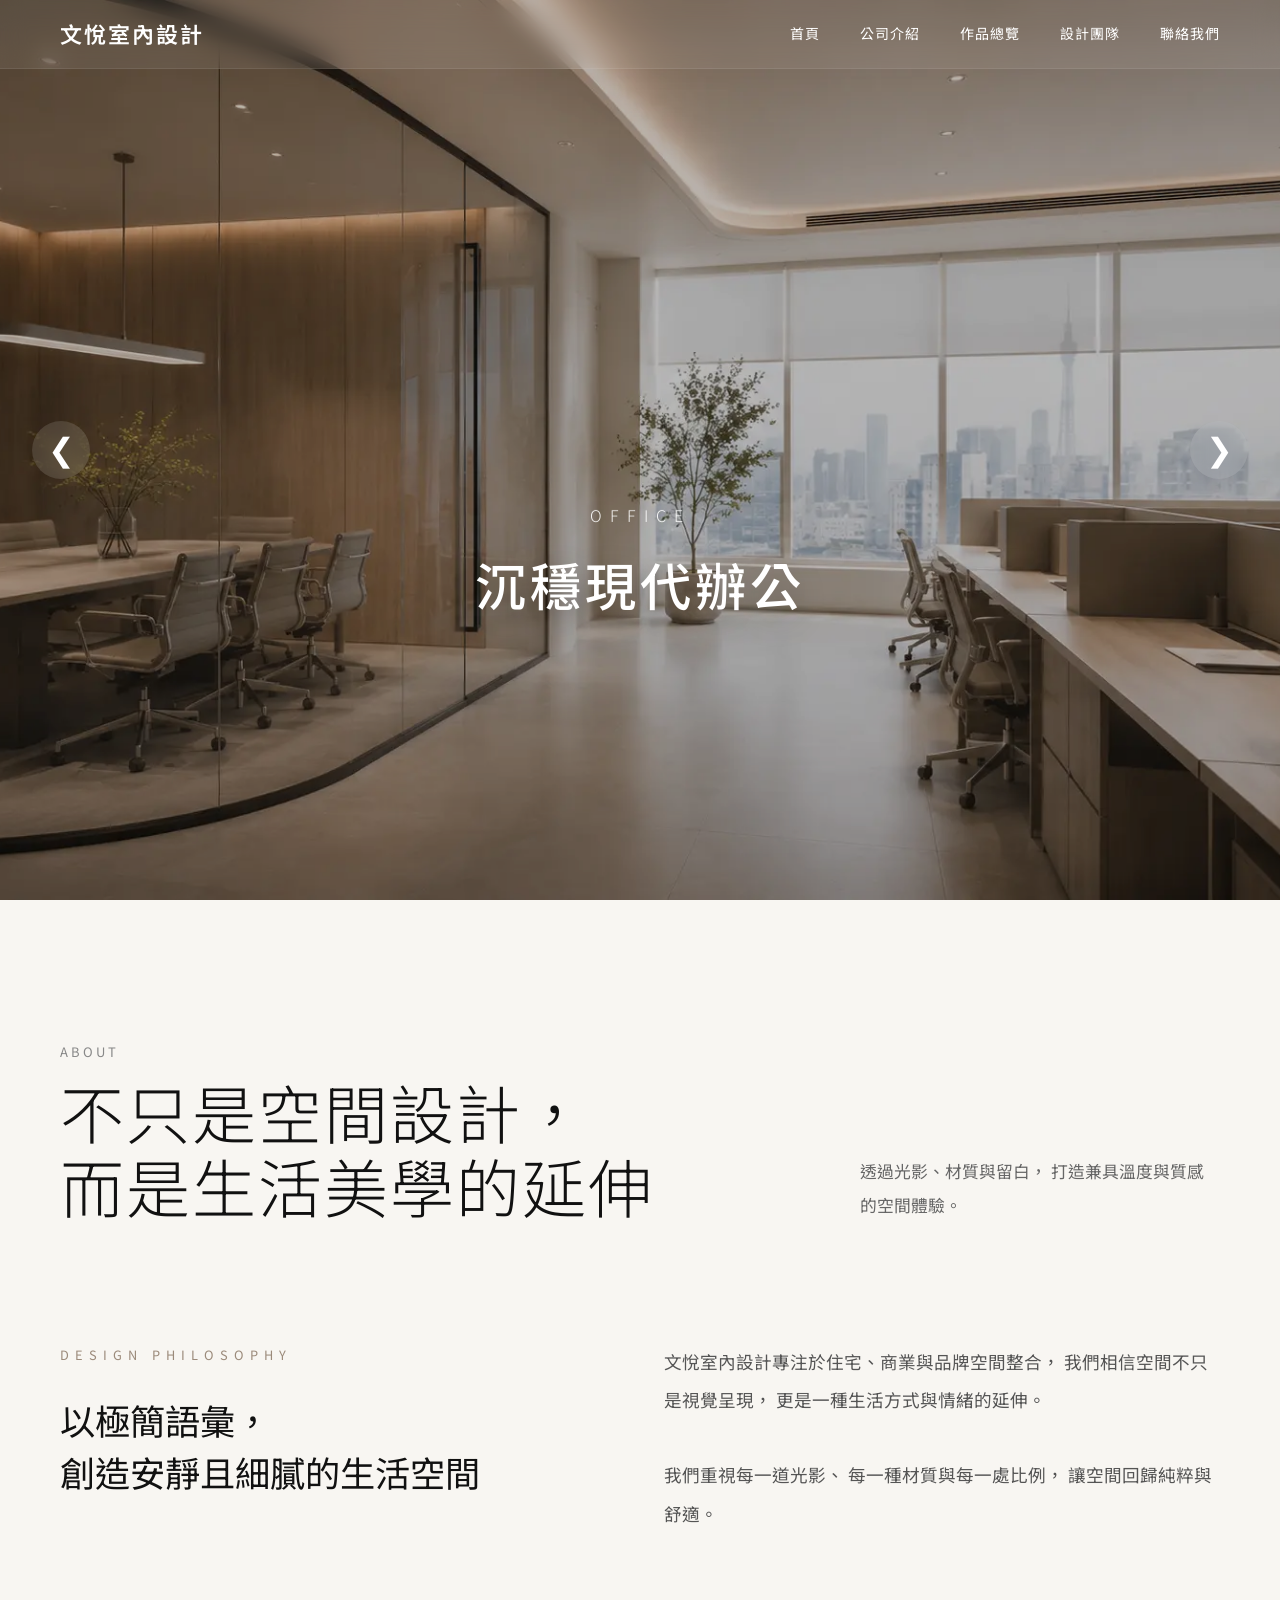
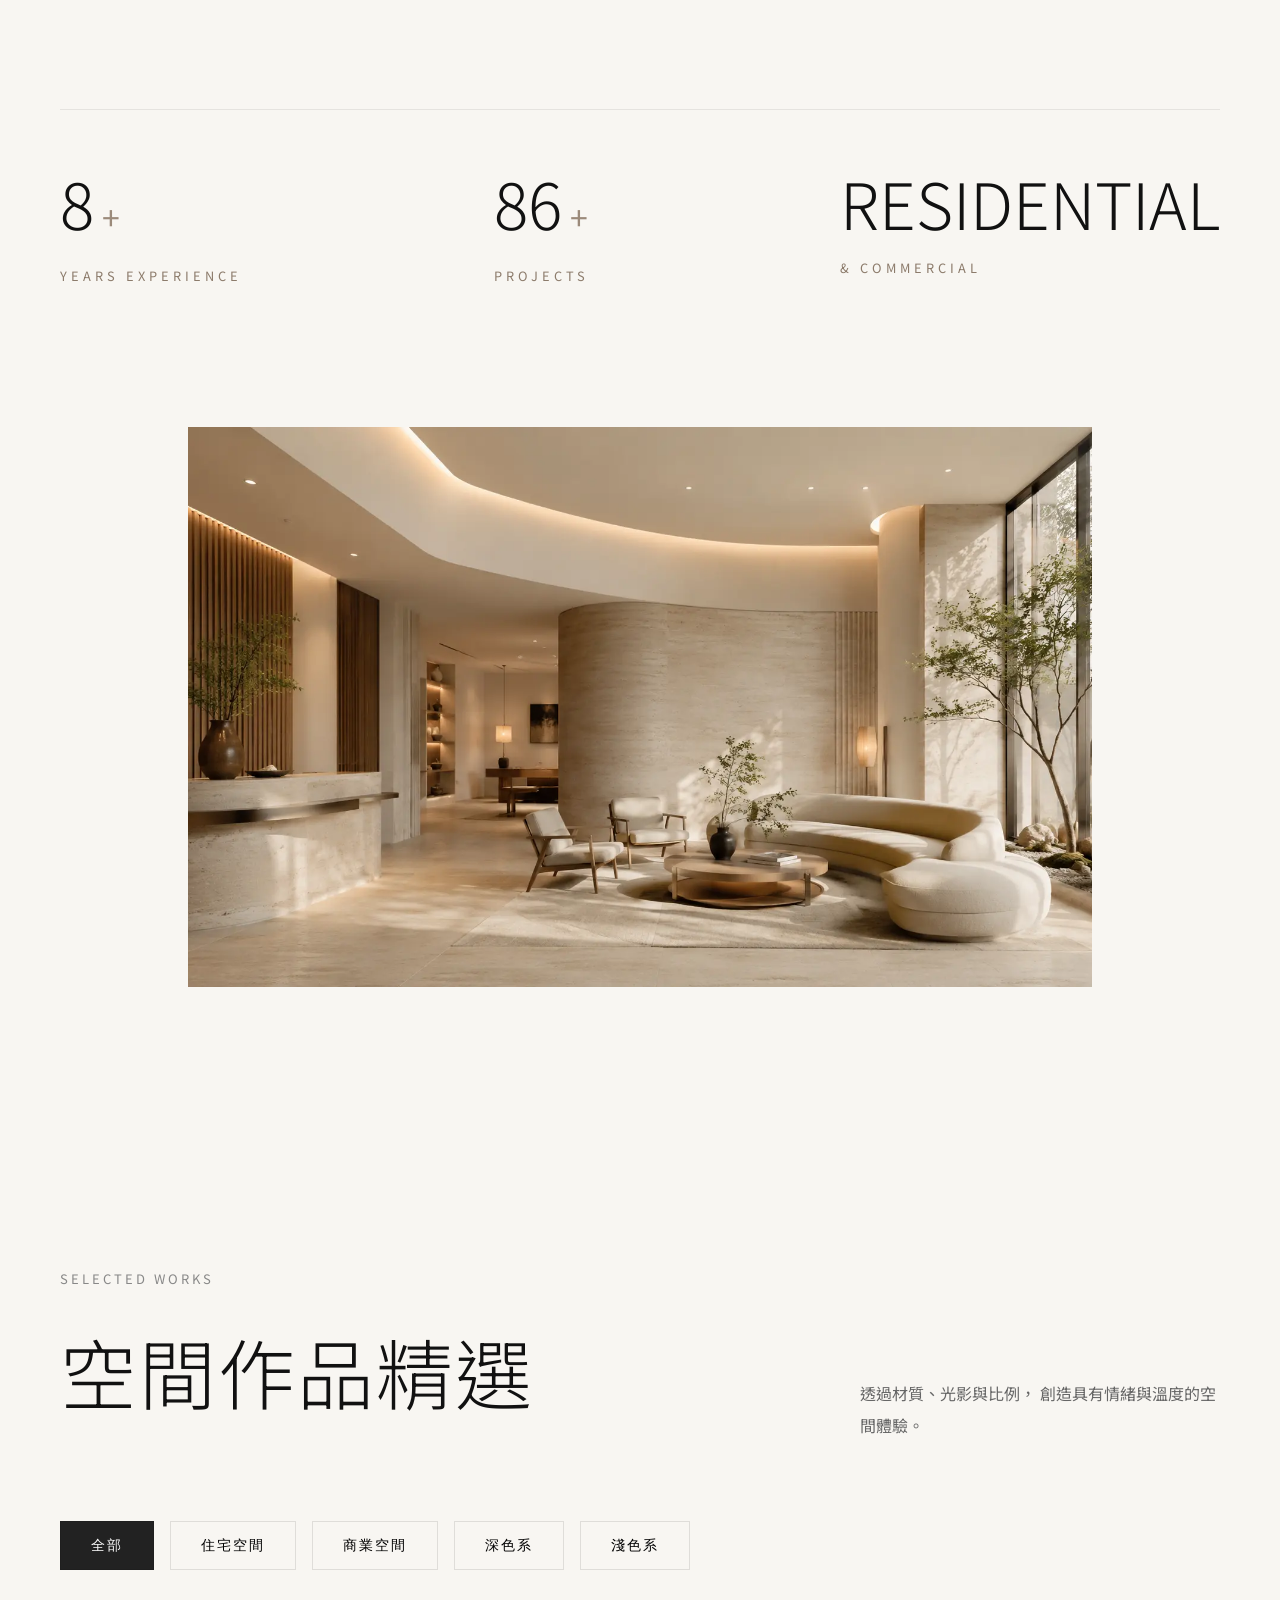
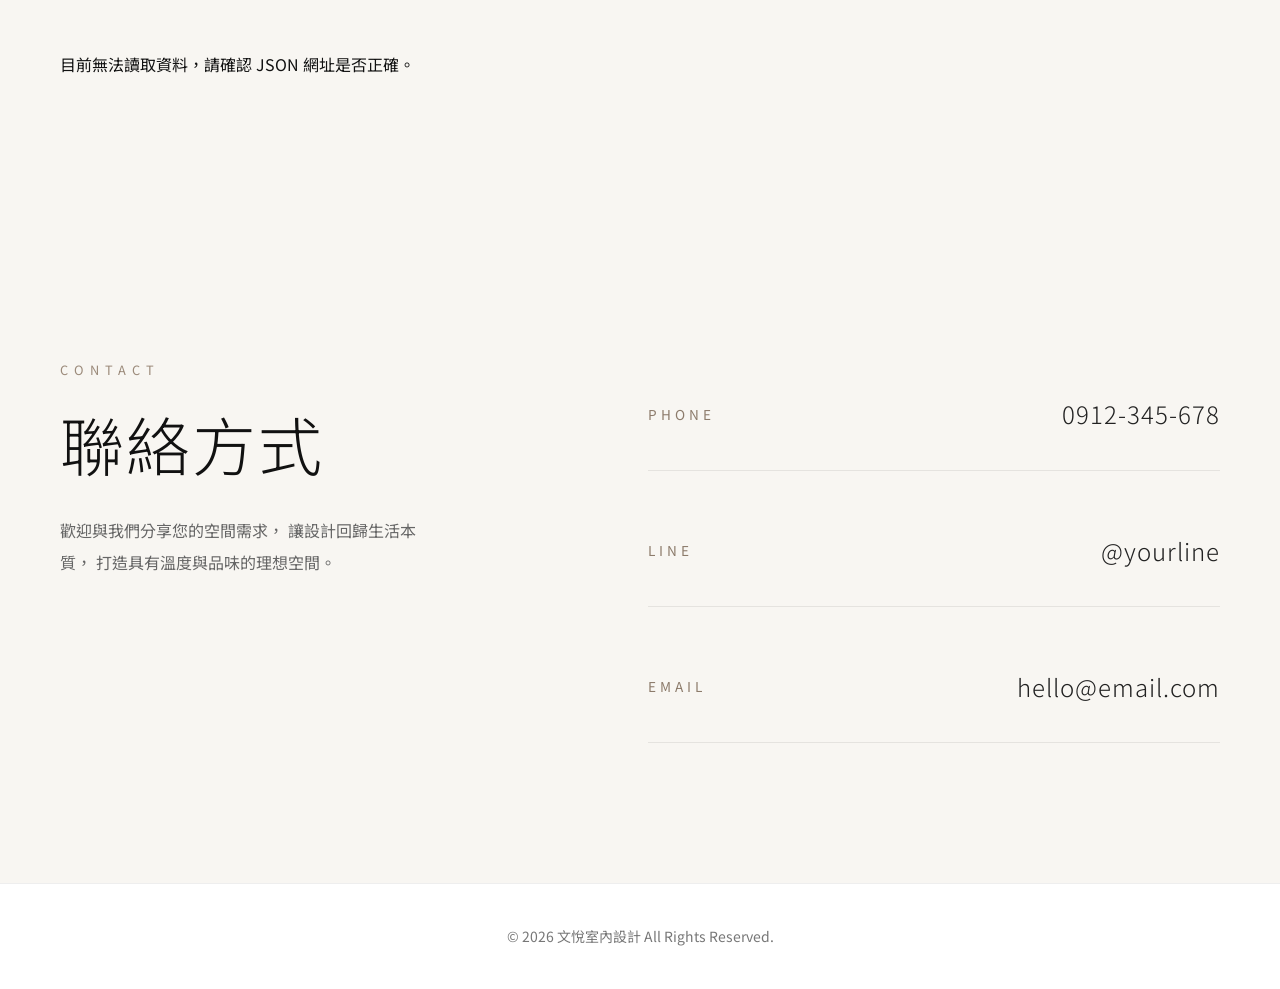
<file: index.html>
<!doctype html>
<html lang="zh-Hant">
  <head>
    <meta charset="UTF-8" />
    <meta name="viewport" content="width=device-width, initial-scale=1.0" />

    <title>文悅室內設計</title>

    <!-- Google Font -->
    <link
      href="https://fonts.googleapis.com/css2?family=Noto+Sans+TC:wght@300;400;500;700&display=swap"
      rel="stylesheet"
    />

    <link rel="stylesheet" href="./styles.css" />
  </head>

  <body data-page="home">
    <!-- =========================
       HEADER
  ========================= -->

    <header class="site-header">
      <div class="header-inner">
        <div class="brand">文悅室內設計</div>

        <!-- Desktop Nav -->

        <nav class="nav">
          <a href="#about">首頁</a>
          <a href="#about">公司介紹</a>
          <a href="#portfolio">作品總覽</a>
          <a href="#portfolio">設計團隊</a>
          <a href="#contact">聯絡我們</a>
        </nav>

        <!-- Hamburger -->

        <button class="menu-toggle">☰</button>
      </div>

      <!-- Mobile Menu -->

      <div class="mobile-menu">
        <a href="#about">首頁</a>
        <a href="#about">公司介紹</a>
        <a href="#about">作品總覽</a>
        <a href="#portfolio">設計團隊</a>
        <a href="#contact">聯絡我們</a>
      </div>
    </header>

    <!-- =========================
       HERO
  ========================= -->

    <!-- Hero Slider -->
    <section class="hero">
      <div class="hero-slider">
        <!-- Slide 1 -->
        <div class="hero-slide active">
          <picture>
            <source
              media="(max-width:768px)"
              srcset="./assets/hero_living_mobile.webp"
            />
            <img src="./assets/hero_living_desktop.webp" alt="Living" />
          </picture>

          <div class="hero-overlay"></div>

          <div class="hero-content">
            <p class="hero-type">LIVING</p>
            <h1>靜謐生活空間</h1>
          </div>
        </div>

        <!-- Slide 2 -->
        <div class="hero-slide">
          <picture>
            <source
              media="(max-width:768px)"
              srcset="./assets/hero_office_mobile.webp"
            />
            <img src="./assets/hero_office_desktop.webp" alt="Office" />
          </picture>

          <div class="hero-overlay"></div>

          <div class="hero-content">
            <p class="hero-type">OFFICE</p>
            <h1>沉穩現代辦公</h1>
          </div>
        </div>

        <!-- Slide 3 -->
        <div class="hero-slide">
          <picture>
            <source
              media="(max-width:768px)"
              srcset="./assets/hero_office2_mobile.webp"
            />
            <img src="./assets/hero_office2_desktop.webp" alt="Office" />
          </picture>

          <div class="hero-overlay"></div>

          <div class="hero-content">
            <p class="hero-type">OFFICE</p>
            <h1>幾何光影辦公室</h1>
          </div>
        </div>

        <!-- Slide 4 -->
        <div class="hero-slide">
          <picture>
            <source
              media="(max-width:768px)"
              srcset="./assets/hero_office3_mobile.webp"
            />
            <img src="./assets/hero_office3_desktop.webp" alt="Office" />
          </picture>

          <div class="hero-overlay"></div>

          <div class="hero-content">
            <p class="hero-type">OFFICE</p>
            <h1>海洋藍石材空間</h1>
          </div>
        </div>

        <!-- Slide 5 -->
        <div class="hero-slide">
          <picture>
            <source
              media="(max-width:768px)"
              srcset="./assets/hero_hotel_mobile.webp"
            />
            <img src="./assets/hero_hotel_desktop.webp" alt="Hotel" />
          </picture>

          <div class="hero-overlay"></div>

          <div class="hero-content">
            <p class="hero-type">HOTEL</p>
            <h1>明亮精品旅宿</h1>
          </div>
        </div>

        <!-- Slide 6 -->
        <div class="hero-slide">
          <picture>
            <source
              media="(max-width:768px)"
              srcset="./assets/hero_clinic_mobile.webp"
            />
            <img src="./assets/hero_clinic_desktop.webp" alt="Clinic" />
          </picture>

          <div class="hero-overlay"></div>

          <div class="hero-content">
            <p class="hero-type">CLINIC</p>
            <h1>極簡診療美學</h1>
          </div>
        </div>

        <!-- Slide 7 -->
        <div class="hero-slide">
          <picture>
            <source
              media="(max-width:768px)"
              srcset="./assets/hero_restaurant_mobile.webp"
            />
            <img src="./assets/hero_resturant_desktop.webp" alt="Restaurant" />
          </picture>

          <div class="hero-overlay"></div>

          <div class="hero-content">
            <p class="hero-type">RESTAURANT</p>
            <h1>韓式暖橘餐飲空間</h1>
          </div>
        </div>
      </div>

      <!-- Arrows -->
      <button class="hero-arrow hero-prev">&#10094;</button>
      <button class="hero-arrow hero-next">&#10095;</button>
    </section>
    <section class="section about-section" id="about">
      <div class="section-inner">
        <!-- top -->

        <div class="about-top">
          <div class="about-heading">
            <p class="section-label">ABOUT</p>

            <h2 class="about-main-title">
              不只是空間設計，<br />
              而是生活美學的延伸
            </h2>
          </div>

          <div class="about-intro">
            <p>透過光影、材質與留白， 打造兼具溫度與質感的空間體驗。</p>
          </div>
        </div>

        <!-- content -->

        <div class="about-grid">
          <div class="about-left">
            <p class="about-subtitle">DESIGN PHILOSOPHY</p>

            <h3>
              以極簡語彙，<br />
              創造安靜且細膩的生活空間
            </h3>
          </div>

          <div class="about-right">
            <p>
              文悅室內設計專注於住宅、商業與品牌空間整合，
              我們相信空間不只是視覺呈現， 更是一種生活方式與情緒的延伸。
            </p>

            <p>
              我們重視每一道光影、 每一種材質與每一處比例，
              讓空間回歸純粹與舒適。
            </p>
          </div>
        </div>

        <!-- stats -->

        <div class="about-stats">
          <div class="about-stat">
            <h4 class="counter" data-target="10">0</h4>
            <span>+</span>
            <p>YEARS EXPERIENCE</p>
          </div>

          <div class="about-stat">
            <h4 class="counter" data-target="120">0</h4>
            <span>+</span>
            <p>PROJECTS</p>
          </div>

          <div class="about-stat">
            <h4>RESIDENTIAL</h4>
            <p>& COMMERCIAL</p>
          </div>
        </div>

        <!-- image -->

        <div class="about-image-wrap">
          <div class="about-image">
            <picture>
              <source
                media="(max-width:768px)"
                srcset="./assets/about-image-mobile.webp"
              />

              <img src="./assets/about-image-desktop.webp" alt="" />
            </picture>
          </div>
        </div>
      </div>
    </section>

    <!-- =========================
       PORTFOLIO
  ========================= -->
    <section class="section portfolio-section" id="portfolio">
      <div class="section-inner">
        <!-- heading -->

        <div class="portfolio-top">
          <div>
            <p class="section-label">SELECTED WORKS</p>

            <h2 class="portfolio-title">空間作品精選</h2>
          </div>

          <p class="portfolio-desc">
            透過材質、光影與比例， 創造具有情緒與溫度的空間體驗。
          </p>
        </div>

        <!-- filter -->
        <div class="portfolio-filter">
          <button class="active" data-filter="all">全部</button>

          <button data-filter="住宅空間">住宅空間</button>

          <button data-filter="商業空間">商業空間</button>

          <button data-filter="深色系">深色系</button>

          <button data-filter="淺色系">淺色系</button>
        </div>

        <!-- dynamic grid -->

        <div class="portfolio-grid" id="portfolioGrid"></div>

        <!-- empty -->

        <div class="empty-state" id="emptyState" hidden>目前尚無作品資料</div>
      </div>
    </section>
    <!-- =========================
       CONTACT
  ========================= -->
    <section class="section contact-section" id="contact">
      <div class="section-inner contact-layout">
        <!-- 左側 -->

        <div class="contact-heading">
          <p class="contact-label">CONTACT</p>

          <h2 class="contact-title">聯絡方式</h2>

          <p class="contact-desc">
            歡迎與我們分享您的空間需求， 讓設計回歸生活本質，
            打造具有溫度與品味的理想空間。
          </p>
        </div>

        <!-- 右側 -->

        <div class="contact-info">
          <div class="contact-item">
            <div class="contact-name">PHONE</div>

            <div class="contact-value">
              <a href="tel:0912345678"> 0912-345-678 </a>
            </div>
          </div>

          <div class="contact-item">
            <div class="contact-name">LINE</div>

            <div class="contact-value">
              <a href="#"> @yourline </a>
            </div>
          </div>

          <div class="contact-item">
            <div class="contact-name">EMAIL</div>

            <div class="contact-value">
              <a href="mailto:hello@email.com"> hello@email.com </a>
            </div>
          </div>
        </div>
      </div>
    </section>

    <!-- =========================
       FOOTER
  ========================= -->

    <footer class="site-footer">
      <p>© 2026 文悅室內設計 All Rights Reserved.</p>
    </footer>

    <!-- =========================
       SCRIPT
  ========================= -->

    <script>
      /* =========================
       MOBILE MENU
    ========================= */

      const menuToggle = document.querySelector(".menu-toggle");
      const mobileMenu = document.querySelector(".mobile-menu");

      menuToggle.addEventListener("click", () => {
        mobileMenu.classList.toggle("active");
      });

      /* 點選 menu 自動關閉 */

      const mobileLinks = document.querySelectorAll(".mobile-menu a");

      mobileLinks.forEach((link) => {
        link.addEventListener("click", () => {
          mobileMenu.classList.remove("active");
        });
      });

      /* =========================
       HERO SLIDER
    ========================= */

      const slides = document.querySelectorAll(".hero-slide");

      const nextBtn = document.querySelector(".hero-next");
      const prevBtn = document.querySelector(".hero-prev");

      let currentSlide = 0;

      function showSlide(index) {
        slides.forEach((slide) => {
          slide.classList.remove("active");
        });

        slides[index].classList.add("active");
      }

      function nextSlide() {
        currentSlide++;

        if (currentSlide >= slides.length) {
          currentSlide = 0;
        }

        showSlide(currentSlide);
      }

      function prevSlide() {
        currentSlide--;

        if (currentSlide < 0) {
          currentSlide = slides.length - 1;
        }

        showSlide(currentSlide);
      }

      nextBtn.addEventListener("click", nextSlide);
      prevBtn.addEventListener("click", prevSlide);

      /* Auto Play */

      setInterval(() => {
        nextSlide();
      }, 5000);

      /* =========================
   ABOUT COUNTER
========================= */

      const counters = document.querySelectorAll(".counter");

      const counterObserver = new IntersectionObserver(
        (entries) => {
          entries.forEach((entry) => {
            const counter = entry.target;

            const target = +counter.dataset.target;

            if (entry.isIntersecting) {
              let current = 0;

              const increment = target / 60;

              const updateCounter = () => {
                current += increment;

                if (current < target) {
                  counter.innerText = Math.ceil(current);

                  requestAnimationFrame(updateCounter);
                } else {
                  counter.innerText = target;
                }
              };

              updateCounter();
            } else {
              /* 離開畫面重置 */

              counter.innerText = 0;
            }
          });
        },
        {
          threshold: 0.5,
        },
      );

      counters.forEach((counter) => {
        counterObserver.observe(counter);
      });

      /* =========================
   HEADER SCROLL
========================= */

      const header = document.querySelector(".site-header");

      window.addEventListener("scroll", () => {
        if (window.scrollY > 80) {
          header.classList.add("scrolled");
        } else {
          header.classList.remove("scrolled");
        }
      });
    </script>
    <script src="./app.js"></script>
  </body>
</html>
</file>
<file: styles.css>
/* Reset */

* {
  margin: 0;
  padding: 0;
  box-sizing: border-box;
}

html {
  scroll-behavior: smooth;
}

html,
body {
  width: 100%;
  overflow-x: hidden;
}

body {
  font-family: "Noto Sans TC", sans-serif;
  background: #ffffff;
  color: #111111;
  line-height: 1.8;
}

/* =========================
   HEADER
========================= */

.site-header {
  position: fixed;
  top: 0;
  left: 0;

  width: 100%;

  z-index: 999;

  background: rgba(255, 255, 255, 0.08);

  backdrop-filter: blur(12px);

  border-bottom: 1px solid rgba(255, 255, 255, 0.08);

  transition:
    background 0.4s ease,
    box-shadow 0.4s ease,
    border-color 0.4s ease;
}

/* ===== 滾動後 Header ===== */

.site-header.scrolled {
  background: rgba(255, 255, 255, 0.55);

  backdrop-filter: blur(18px);

  border-bottom: 1px solid rgba(0, 0, 0, 0.06);

  box-shadow: 0 4px 20px rgba(0, 0, 0, 0.06);
}

.header-inner {
  max-width: 1400px;

  margin: 0 auto;

  display: flex;
  justify-content: space-between;
  align-items: center;

  padding: 14px 60px;
}

.brand {
  font-size: 22px;
  font-weight: 600;
  letter-spacing: 2px;

  color: #ffffff;

  transition: color 0.35s ease;
}
.nav {
  display: flex;
  gap: 40px;
}

.nav a {
  text-decoration: none;

  color: #ffffff;

  font-size: 14px;
  letter-spacing: 1px;

  transition:
    color 0.35s ease,
    opacity 0.3s ease;
}
.nav a:hover {
  opacity: 0.6;
}

/* ===== Header 滾動後文字 ===== */

.site-header.scrolled .brand,
.site-header.scrolled .nav a {
  color: #2b2b2b;
}

/* 漢堡按鈕 */

.site-header.scrolled .menu-toggle {
  color: #2b2b2b;
}
/* =========================
   HERO SLIDER
========================= */

.hero {
  position: relative;

  width: 100%;
  height: 100vh;

  overflow: hidden;
}

.hero-slider {
  position: relative;

  width: 100%;
  height: 100%;
}

.hero-slide {
  position: absolute;
  inset: 0;

  opacity: 0;

  transition: opacity 1.2s ease;

  z-index: 1;
}

.hero-slide.active {
  opacity: 1;
  z-index: 2;
}

.hero-slide img {
  width: 100%;
  height: 100%;

  object-fit: cover;

  display: block;
}

/* Overlay */

.hero-overlay {
  position: absolute;
  inset: 0;

  background: rgba(0, 0, 0, 0.28);

  z-index: 3;
}

/* =========================
   HERO CONTENT
========================= */

.hero-content {
  position: absolute;

  top: 62%;
  left: 50%;

  transform: translate(-50%, -50%);

  z-index: 5;

  width: 90%;

  text-align: center;
  color: #fff;
}

/* 整組文字往上浮現 */

.hero-slide.active .hero-content {
  animation: heroTextUp 1.6s cubic-bezier(0.22, 1, 0.36, 1);
}

/* 上方小字 */

.hero-type {
  font-size: 1rem;

  letter-spacing: 8px;

  margin-bottom: 24px;

  font-weight: 300;

  text-transform: uppercase;

  opacity: 0;

  transform: translateY(40px);

  color: rgba(255, 255, 255, 0.92);

  animation: heroSmallText 2s ease forwards;

  animation-delay: 0.15s;
}

/* 主標 */

.hero-content h1 {
  font-size: clamp(2rem, 4vw, 4.8rem);

  font-weight: 500;

  letter-spacing: 4px;

  line-height: 1.2;

  text-shadow: 0 10px 30px rgba(0, 0, 0, 0.25);

  opacity: 0;

  transform: translateY(60px);
}

/* 每次輪播重新觸發 */

.hero-slide.active .hero-type {
  animation: heroSmallText 2s ease forwards;
}

.hero-slide.active h1 {
  animation: heroMainText 2s cubic-bezier(0.22, 1, 0.36, 1) forwards;

  animation-delay: 0.3s;
}

/* =========================
   HERO ARROW
========================= */

.hero-arrow {
  position: absolute;

  top: 50%;
  transform: translateY(-50%);

  z-index: 10;

  width: 58px;
  height: 58px;

  border: none;
  border-radius: 50%;

  background: rgba(255, 255, 255, 0.12);

  backdrop-filter: blur(8px);

  color: #fff;
  font-size: 2rem;

  cursor: pointer;

  transition: 0.3s;
}

.hero-arrow:hover {
  background: rgba(255, 255, 255, 0.22);
}

.hero-prev {
  left: 32px;
}

.hero-next {
  right: 32px;
}

/* =========================
   HERO ANIMATION
========================= */

@keyframes heroTextUp {
  0% {
    opacity: 0;
    transform: translate(-50%, -42%);
  }

  100% {
    opacity: 1;
    transform: translate(-50%, -50%);
  }
}

/* 小字動畫 */

@keyframes heroSmallText {
  0% {
    opacity: 0;
    transform: translateY(60px);

    letter-spacing: 18px;

    filter: blur(10px);
  }

  100% {
    opacity: 1;
    transform: translateY(0);

    letter-spacing: 8px;

    filter: blur(0);
  }
}

/* 主標動畫 */

@keyframes heroMainText {
  0% {
    opacity: 0;
    transform: translateY(80px);

  }

  100% {
    opacity: 1;
    transform: translateY(0);

  }
}

/* =========================
   SECTION
========================= */

.section {
  padding: 140px 60px;
}

.section-inner {
  max-width: 1400px;
  margin: 0 auto;
}

.section-heading {
  margin-bottom: 80px;
}

.section-label {
  margin-bottom: 12px;

  color: #888;

  font-size: 13px;
  letter-spacing: 3px;
}

.section-heading h2 {
  font-size: 48px;
  font-weight: 300;
}


/* =========================
   ABOUT NEW
========================= */

.about-section {
  background: #f8f6f2;
}

.about-top {
  display: flex;

  justify-content: space-between;
  align-items: flex-end;

  gap: 80px;

  margin-bottom: 120px;
}

.about-main-title {
  font-size: clamp(2rem, 5vw, 5rem);

  font-weight: 300;

  line-height: 1.15;

  letter-spacing: 2px;
}

.about-intro {
  max-width: 360px;
}

.about-intro p {
  font-size: 1.05rem;

  line-height: 2;

  color: #666;
}

/* grid */

.about-grid {
  display: grid;

  grid-template-columns: 1fr 1.2fr;

  gap: 140px;
}

.about-subtitle {
  font-size: 0.8rem;

  letter-spacing: 6px;

  color: #9b8a7a;

  margin-bottom: 28px;
}

.about-left h3 {
  font-size: 2.2rem;

  font-weight: 400;

  line-height: 1.5;
}

.about-right p {
  font-size: 1.1rem;

  line-height: 2.2;

  color: #555;

  margin-bottom: 36px;
}

/* stats */

.about-stats {
  display: flex;

  justify-content: space-between;

  gap: 40px;

  margin-top: 140px;

  padding-top: 60px;

  border-top: 1px solid rgba(0,0,0,0.08);
}

.about-stat {
  position: relative;
}

.about-stat h4 {
  display: inline-block;

  font-size: clamp(3rem, 5vw, 5rem);

  font-weight: 300;

  line-height: 1;
}

.about-stat span {
  font-size: 2rem;

  margin-left: 4px;

  color: #9b8a7a;
}

.about-stat p {
  margin-top: 18px;

  font-size: 0.8rem;

  letter-spacing: 4px;

  color: #8c7b6b;
}


/* image */

.about-image-wrap {
  display: flex;

  justify-content: center;

  margin-top: 140px;
}

.about-image {
  width: 78%;

  overflow: hidden;
}

.about-image img {
  width: 100%;

  height: 560px;

  object-fit: cover;

  display: block;
}

/* =========================
   MOBILE
========================= */

@media (max-width: 768px) {

  .about-top {
    flex-direction: column;

    align-items: flex-start;

    gap: 40px;

    margin-bottom: 80px;
  }

  .about-main-title {
    font-size: 2.8rem;

    line-height: 1.3;
  }

  .about-grid {
    grid-template-columns: 1fr;

    gap: 60px;
  }

  .about-left h3 {
    font-size: 1.7rem;
  }

  .about-right p {
    font-size: 1rem;

    line-height: 2;
  }

  .about-stats {
    flex-direction: column;

    gap: 60px;

    margin-top: 100px;
  }

  .about-image-wrap {
    margin-top: 100px;
  }

  .about-image {
    width: 100%;
  }

  .about-image img {
    height: 420px;
  }

}


/* =========================
   PORTFOLIO
========================= */
/* =========================
   PORTFOLIO
========================= */

.portfolio-section {
  background: #f8f6f2;
}

.portfolio-top {
  display: flex;

  justify-content: space-between;
  align-items: flex-end;

  gap: 80px;

  margin-bottom: 80px;
}

.portfolio-title {
  font-size: clamp(3rem, 6vw, 5rem);

  font-weight: 300;

  letter-spacing: 2px;
}

.portfolio-desc {
  max-width: 360px;

  font-size: 1rem;

  line-height: 2;

  color: #666;
}

/* filter */

.portfolio-filter {
  display: flex;

  flex-wrap: wrap;

  gap: 16px;

  margin-bottom: 80px;
}

.portfolio-filter button {
  padding: 14px 30px;

  background: transparent;

  border: 1px solid rgba(0,0,0,0.1);

  font-size: 0.9rem;

  letter-spacing: 2px;

  cursor: pointer;

  transition: 0.4s ease;
}

.portfolio-filter button:hover,
.portfolio-filter button.active {

  background: #222;

  color: #fff;
}

/* grid */

.portfolio-grid {
  display: grid;

  grid-template-columns: repeat(3, 1fr);

  gap: 40px;
}

/* card */

.portfolio-card {
  cursor: pointer;
}

.portfolio-image {
  position: relative;

  overflow: hidden;
}

.portfolio-image img {
  width: 100%;

  height: 540px;

  object-fit: cover;

  display: block;

  transition: 1s ease;
}

/* overlay */

.portfolio-overlay {
  position: absolute;

  inset: 0;

  background: rgba(0,0,0,0.28);

  display: flex;

  justify-content: center;
  align-items: center;

  opacity: 0;

  transition: 0.5s ease;
}

.portfolio-overlay span {
  color: #fff;

  letter-spacing: 4px;

  font-size: 0.9rem;
}

/* hover */

.portfolio-card:hover .portfolio-overlay {
  opacity: 1;
}

.portfolio-card:hover img {
  transform: scale(1.05);
}

/* content */

.portfolio-content {
  padding-top: 24px;
}

.portfolio-content h3 {
  font-size: 1.5rem;

  font-weight: 500;

  margin-bottom: 16px;
}

.portfolio-meta {
  display: flex;

  justify-content: space-between;

  align-items: center;
}

.portfolio-meta p,
.portfolio-meta span {

  font-size: 0.9rem;

  color: #777;

  letter-spacing: 1px;
}

/* =========================
   MOBILE
========================= */

@media (max-width: 768px) {

  .portfolio-top {
    flex-direction: column;

    align-items: flex-start;

    gap: 32px;
  }

  .portfolio-title {
    font-size: 2.8rem;
  }

  .portfolio-grid {
    grid-template-columns: 1fr;

    gap: 60px;
  }

  .portfolio-image img {
    height: 420px;
  }

  .portfolio-content h3 {
    font-size: 1.3rem;
  }

}



/* =========================
   CONTACT
========================= */

.contact-section {
  background: #f8f6f2;
}

.contact-layout {
  display: grid;

  grid-template-columns: 0.9fr 1.1fr;

  gap: 120px;

  align-items: start;
}

/* 左側 */

.contact-heading {
  position: sticky;

  top: 140px;
}

.contact-label {
  font-size: 0.8rem;

  letter-spacing: 6px;

  color: #9b8a7a;

  margin-bottom: 24px;
}

.contact-title {
  font-size: clamp(3rem, 5vw, 5rem);

  font-weight: 300;

  line-height: 1.2;

  letter-spacing: 2px;

  margin-bottom: 32px;
}

.contact-desc {
  max-width: 360px;

  font-size: 1rem;

  line-height: 2;

  color: #666;
}

/* 右側 */

.contact-info {
  display: flex;

  flex-direction: column;

  gap: 24px;
}

/* 卡片 */

.contact-item {
  display: flex;

  justify-content: space-between;

  align-items: center;

  padding: 34px 0;

  border-bottom: 1px solid rgba(0,0,0,0.08);

  transition: 0.35s ease;
}

.contact-item:hover {
  transform: translateX(8px);
}

/* 左邊標題 */

.contact-name {
  font-size: 0.85rem;

  letter-spacing: 4px;

  color: #8c7b6b;

  text-transform: uppercase;
}

/* 右邊內容 */

.contact-value {
  font-size: 1.5rem;

  font-weight: 300;

  letter-spacing: 1px;

  color: #222;
}

/* link */

.contact-value a {
  color: inherit;

  text-decoration: none;

  transition: 0.3s ease;
}

.contact-value a:hover {
  color: #9b8a7a;
}

/* =========================
   MOBILE
========================= */

@media (max-width: 768px) {

  .contact-layout {
    grid-template-columns: 1fr;

    gap: 60px;
  }

  .contact-heading {
    position: static;
  }

  .contact-title {
    font-size: 2.8rem;
  }

  .contact-item {
    flex-direction: column;

    align-items: flex-start;

    gap: 14px;
  }

  .contact-value {
    font-size: 1.2rem;
  }

}

/* =========================
   FOOTER
========================= */

.site-footer {
  padding: 40px 20px;

  text-align: center;

  border-top: 1px solid #eee;
}

.site-footer p {
  color: #777;
  font-size: 14px;
}

/* =========================
   TABLET
========================= */

@media (max-width: 992px) {
  .portfolio-grid {
    grid-template-columns: 1fr;
  }

  .portfolio-item img {
    height: 500px;
  }

  .section-heading h2 {
    font-size: 36px;
  }
}

/* =========================
   MOBILE
========================= */

@media (max-width: 768px) {
  .header-inner {
    padding: 20px;
  }

  .brand {
    font-size: 18px;
  }

  .nav {
    gap: 20px;
  }

  .nav a {
    font-size: 12px;
  }

  .hero {
    height: 100svh;
  }

  .hero-slide img {
    height: 100svh;
  }

  .hero-content {
    width: 88%;

    top: 64%;
  }

  .hero-content h1 {
    font-size: 2.3rem;

    line-height: 1.3;

    letter-spacing: 2px;
  }

  .hero-type {
    font-size: 0.75rem;

    letter-spacing: 5px;

    margin-bottom: 18px;
  }

  .hero-arrow {
    width: 42px;
    height: 42px;

    font-size: 1.2rem;
  }

  .hero-prev {
    left: 12px;
  }

  .hero-next {
    right: 12px;
  }

  .section {
    padding: 100px 24px;
  }

  .portfolio-caption {
    left: 24px;
    bottom: 24px;
  }

  .portfolio-caption h3 {
    font-size: 22px;
  }

  .contact-info p {
    flex-direction: column;
    gap: 8px;
  }
}

/* =========================
   MOBILE HAMBURGER
========================= */

.menu-toggle {
  display: none;

  background: none;
  border: none;

  color: #ffffff;

  font-size: 2rem;

  cursor: pointer;

  z-index: 1001;
}

/* Mobile Menu */

.mobile-menu {
  position: fixed;

  top: 0;
  right: -100%;

  width: 100%;
  height: 100vh;

  background:
    linear-gradient(
      180deg,
      rgba(242, 234, 224, 0.96) 0%,
      rgba(228, 218, 206, 0.94) 100%
    );

  backdrop-filter: blur(18px);

  z-index: 1000;

  display: flex;
  flex-direction: column;

  justify-content: center;
  align-items: center;

  gap: 42px;

  transition: right 0.5s ease;
}

.mobile-menu.active {
  right: 0;
}

.mobile-menu a {
  color: #5c4b3f;

  text-decoration: none;

  font-size: 1.45rem;

  font-weight: 500;

  letter-spacing: 4px;

  transition: 0.35s ease;
}

.mobile-menu a:hover {
  color: #9f7d5c;

  transform: translateY(-2px);

  letter-spacing: 6px;
}
/* =========================
   MOBILE
========================= */

@media (max-width: 768px) {

  /* 隱藏桌機 navbar */

  .nav {
    display: none;
  }

  /* 顯示漢堡 */

  .menu-toggle {
    display: block;
  }

  .header-inner {
    padding: 20px 24px;
  }

  .brand {
    font-size: 1.2rem;
    line-height: 1.4;
  }

  /* Hero */

  .hero {
    height: 100svh;
  }

  .hero-slide img {
    height: 100svh;
  }

  .hero-content {
    width: 88%;

    top: 66%;
  }

  .hero-content h1 {
    font-size: 2.3rem;

    line-height: 1.3;

    letter-spacing: 2px;
  }

  .hero-type {
    font-size: 0.75rem;

    letter-spacing: 5px;

    margin-bottom: 18px;
  }

  .hero-arrow {
    width: 42px;
    height: 42px;

    font-size: 1.2rem;
  }

  .hero-prev {
    left: 12px;
  }

  .hero-next {
    right: 12px;
  }

  .section {
    padding: 100px 24px;
  }

  .portfolio-caption {
    left: 24px;
    bottom: 24px;
  }

  .portfolio-caption h3 {
    font-size: 22px;
  }

  .contact-info p {
    flex-direction: column;
    gap: 8px;
  }
}

/* =========================
   PORTFOLIO CARD
========================= */

.work-info {
  padding-top: 22px;
}

/* TITLE */

.work-title {

  margin-bottom: 14px;
  font-size: 1.8rem;
  font-weight: 400;

  line-height: 1.3;

  color: #222;

  text-decoration: none;

  transition: color 0.3s ease;
}

.work-title:hover {
  color: #8b7355;
}

/* CATEGORY */

.work-meta {
  display: flex;
  gap: 12px;

  margin-bottom: 0;

  flex-wrap: wrap;
}

.work-category {
  font-size: 0.95rem;

  color: #9b8b7a;

  letter-spacing: 0.08em;
}

/* 隱藏短描述 */

.work-short {
  display: none;
}

/* =========================
   PORTFOLIO LINK RESET
========================= */

.portfolio-link {
  text-decoration: none;

  color: inherit;

  display: block;
}

.portfolio-link:hover {
  text-decoration: none;
}

.portfolio-link * {
  text-decoration: none !important;
}
</file>
